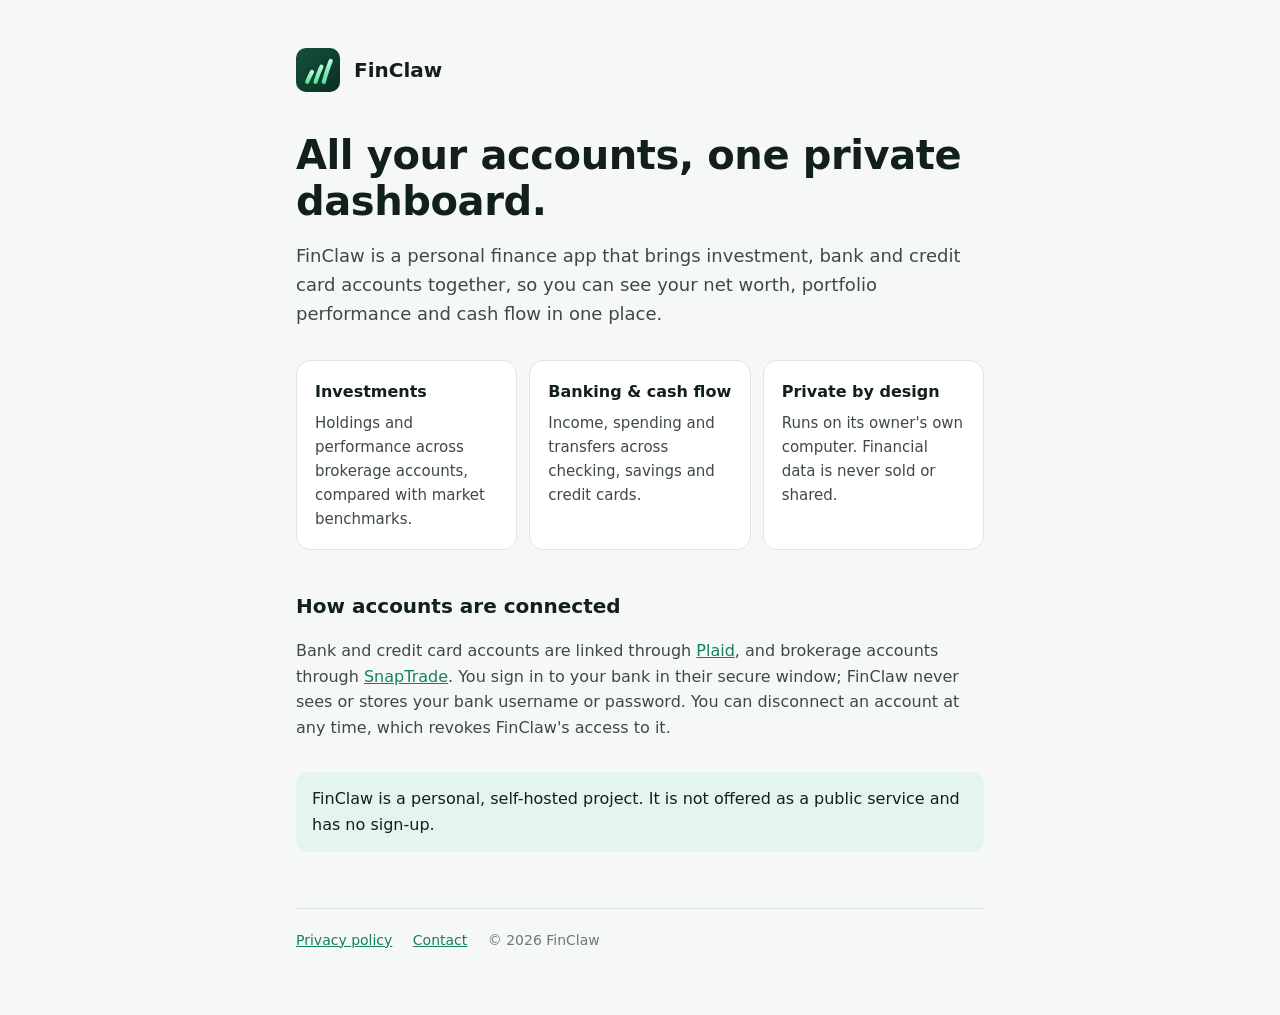
<file: index.html>
<!doctype html>
<html lang="en">
<head>
  <meta charset="utf-8">
  <meta name="viewport" content="width=device-width, initial-scale=1">
  <title>FinClaw</title>
  <meta name="description" content="FinClaw is a personal finance dashboard that brings investment, bank and credit card accounts into one private view.">
  <link rel="icon" href="logo.svg" type="image/svg+xml">
  <link rel="stylesheet" href="styles.css">
</head>
<body>
  <div class="wrap">
    <header class="brand">
      <img src="logo.svg" alt="">
      <a href="./">FinClaw</a>
    </header>

    <main>
      <h1>All your accounts, one private dashboard.</h1>
      <p class="lead">
        FinClaw is a personal finance app that brings investment, bank and credit card accounts together,
        so you can see your net worth, portfolio performance and cash flow in one place.
      </p>

      <section class="cards" aria-label="Features">
        <div class="card">
          <h3>Investments</h3>
          <p>Holdings and performance across brokerage accounts, compared with market benchmarks.</p>
        </div>
        <div class="card">
          <h3>Banking &amp; cash flow</h3>
          <p>Income, spending and transfers across checking, savings and credit cards.</p>
        </div>
        <div class="card">
          <h3>Private by design</h3>
          <p>Runs on its owner's own computer. Financial data is never sold or shared.</p>
        </div>
      </section>

      <h2>How accounts are connected</h2>
      <p>
        Bank and credit card accounts are linked through <a href="https://plaid.com/how-we-handle-data/">Plaid</a>,
        and brokerage accounts through <a href="https://snaptrade.com/">SnapTrade</a>.
        You sign in to your bank in their secure window; FinClaw never sees or stores your bank username or password.
        You can disconnect an account at any time, which revokes FinClaw's access to it.
      </p>

      <div class="note">
        <p>
          FinClaw is a personal, self-hosted project. It is not offered as a public service and has no sign-up.
        </p>
      </div>
    </main>

    <footer>
      <a href="privacy.html">Privacy policy</a>
      <a href="https://github.com/frozen00000">Contact</a>
      <span>© 2026 FinClaw</span>
    </footer>
  </div>
</body>
</html>
</file>
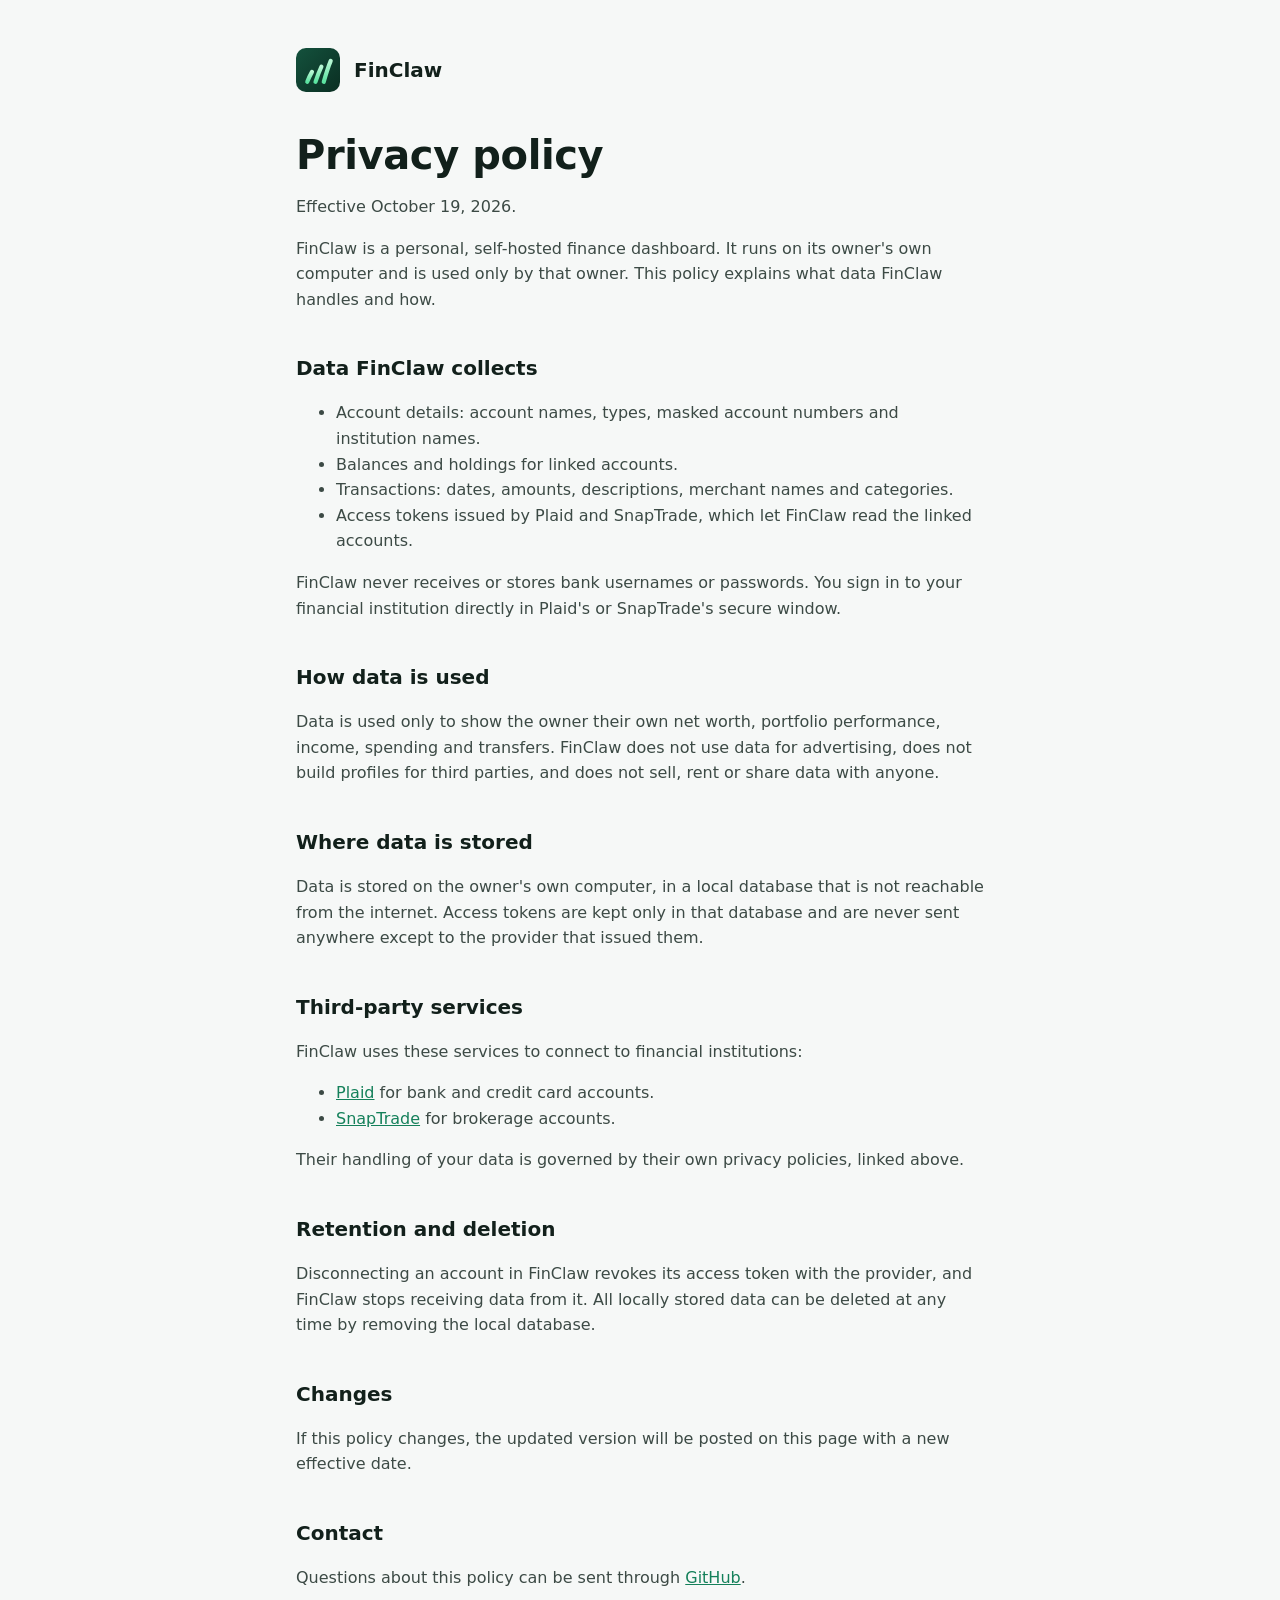
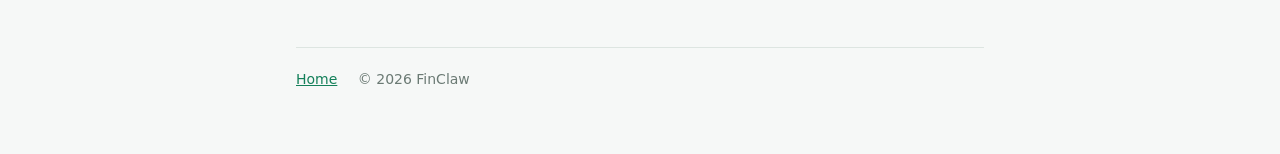
<file: privacy.html>
<!doctype html>
<html lang="en">
<head>
  <meta charset="utf-8">
  <meta name="viewport" content="width=device-width, initial-scale=1">
  <title>FinClaw Privacy Policy</title>
  <meta name="description" content="How FinClaw collects, uses and protects financial data.">
  <link rel="icon" href="logo.svg" type="image/svg+xml">
  <link rel="stylesheet" href="styles.css">
</head>
<body>
  <div class="wrap">
    <header class="brand">
      <img src="logo.svg" alt="">
      <a href="./">FinClaw</a>
    </header>

    <main>
      <h1>Privacy policy</h1>
      <p>Effective October 19, 2026.</p>
      <p>
        FinClaw is a personal, self-hosted finance dashboard. It runs on its owner's own computer and is used only by
        that owner. This policy explains what data FinClaw handles and how.
      </p>

      <h2>Data FinClaw collects</h2>
      <ul>
        <li>Account details: account names, types, masked account numbers and institution names.</li>
        <li>Balances and holdings for linked accounts.</li>
        <li>Transactions: dates, amounts, descriptions, merchant names and categories.</li>
        <li>Access tokens issued by Plaid and SnapTrade, which let FinClaw read the linked accounts.</li>
      </ul>
      <p>
        FinClaw never receives or stores bank usernames or passwords. You sign in to your financial institution
        directly in Plaid's or SnapTrade's secure window.
      </p>

      <h2>How data is used</h2>
      <p>
        Data is used only to show the owner their own net worth, portfolio performance, income, spending and transfers.
        FinClaw does not use data for advertising, does not build profiles for third parties, and does not sell, rent
        or share data with anyone.
      </p>

      <h2>Where data is stored</h2>
      <p>
        Data is stored on the owner's own computer, in a local database that is not reachable from the internet.
        Access tokens are kept only in that database and are never sent anywhere except to the provider that issued them.
      </p>

      <h2>Third-party services</h2>
      <p>FinClaw uses these services to connect to financial institutions:</p>
      <ul>
        <li><a href="https://plaid.com/legal/#end-user-privacy-policy">Plaid</a> for bank and credit card accounts.</li>
        <li><a href="https://snaptrade.com/privacy-policy">SnapTrade</a> for brokerage accounts.</li>
      </ul>
      <p>Their handling of your data is governed by their own privacy policies, linked above.</p>

      <h2>Retention and deletion</h2>
      <p>
        Disconnecting an account in FinClaw revokes its access token with the provider, and FinClaw stops receiving data
        from it. All locally stored data can be deleted at any time by removing the local database.
      </p>

      <h2>Changes</h2>
      <p>If this policy changes, the updated version will be posted on this page with a new effective date.</p>

      <h2>Contact</h2>
      <p>Questions about this policy can be sent through <a href="https://github.com/frozen00000">GitHub</a>.</p>
    </main>

    <footer>
      <a href="./">Home</a>
      <span>© 2026 FinClaw</span>
    </footer>
  </div>
</body>
</html>
</file>
<file: styles.css>
:root {
  --bg: #f6f8f7;
  --surface: #ffffff;
  --ink: #12201b;
  --ink-2: #3c4a45;
  --muted: #6b7a74;
  --border: #dde5e1;
  --accent: #14805a;
  --accent-wash: #e3f5ec;
}

@media (prefers-color-scheme: dark) {
  :root {
    --bg: #0b1512;
    --surface: #111e1a;
    --ink: #e6efeb;
    --ink-2: #b9c7c1;
    --muted: #84948e;
    --border: #22332d;
    --accent: #5be3a0;
    --accent-wash: #15302a;
  }
}

* { box-sizing: border-box; }

body {
  margin: 0;
  background: var(--bg);
  color: var(--ink);
  font: 16px/1.6 system-ui, -apple-system, "Segoe UI", Roboto, sans-serif;
}

.wrap {
  max-width: 720px;
  margin: 0 auto;
  padding: 48px 16px 64px;
}

header.brand {
  display: flex;
  align-items: center;
  gap: 14px;
  margin-bottom: 40px;
}

header.brand img { width: 44px; height: 44px; }
header.brand a { color: var(--ink); text-decoration: none; font-weight: 650; font-size: 20px; }

h1 { font-size: clamp(28px, 6vw, 40px); line-height: 1.15; margin: 0 0 16px; letter-spacing: -0.01em; }
h2 { font-size: 20px; margin: 40px 0 8px; }
p, li { color: var(--ink-2); }
a { color: var(--accent); }

.lead { font-size: 18px; max-width: 60ch; }

.cards {
  display: grid;
  grid-template-columns: repeat(auto-fit, minmax(200px, 1fr));
  gap: 12px;
  margin: 32px 0 8px;
}

.card {
  background: var(--surface);
  border: 1px solid var(--border);
  border-radius: 14px;
  padding: 18px;
}

.card h3 { margin: 0 0 6px; font-size: 16px; }
.card p { margin: 0; font-size: 15px; }

.note {
  background: var(--accent-wash);
  border-radius: 12px;
  padding: 14px 16px;
  margin-top: 32px;
}

.note p { margin: 0; color: var(--ink); }

footer {
  margin-top: 56px;
  padding-top: 20px;
  border-top: 1px solid var(--border);
  font-size: 14px;
  color: var(--muted);
}

footer a { margin-right: 16px; }
</file>
